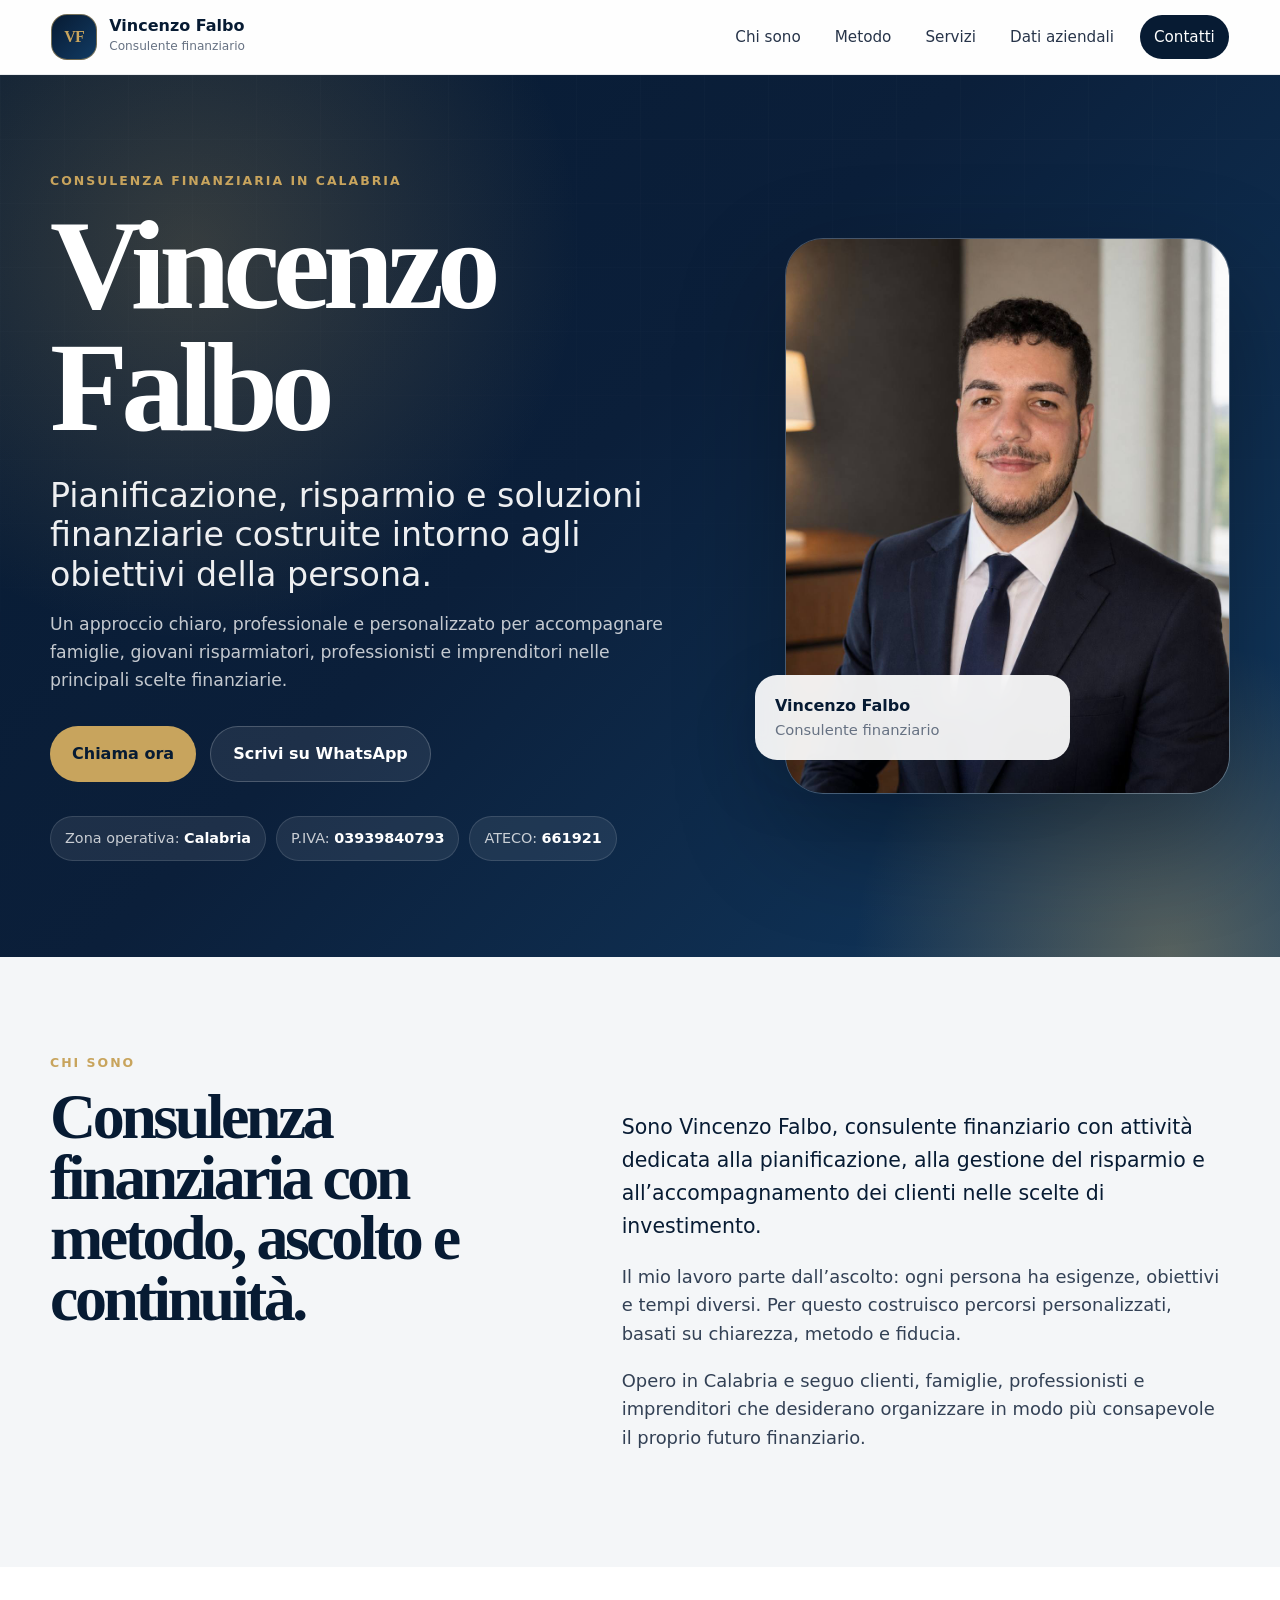
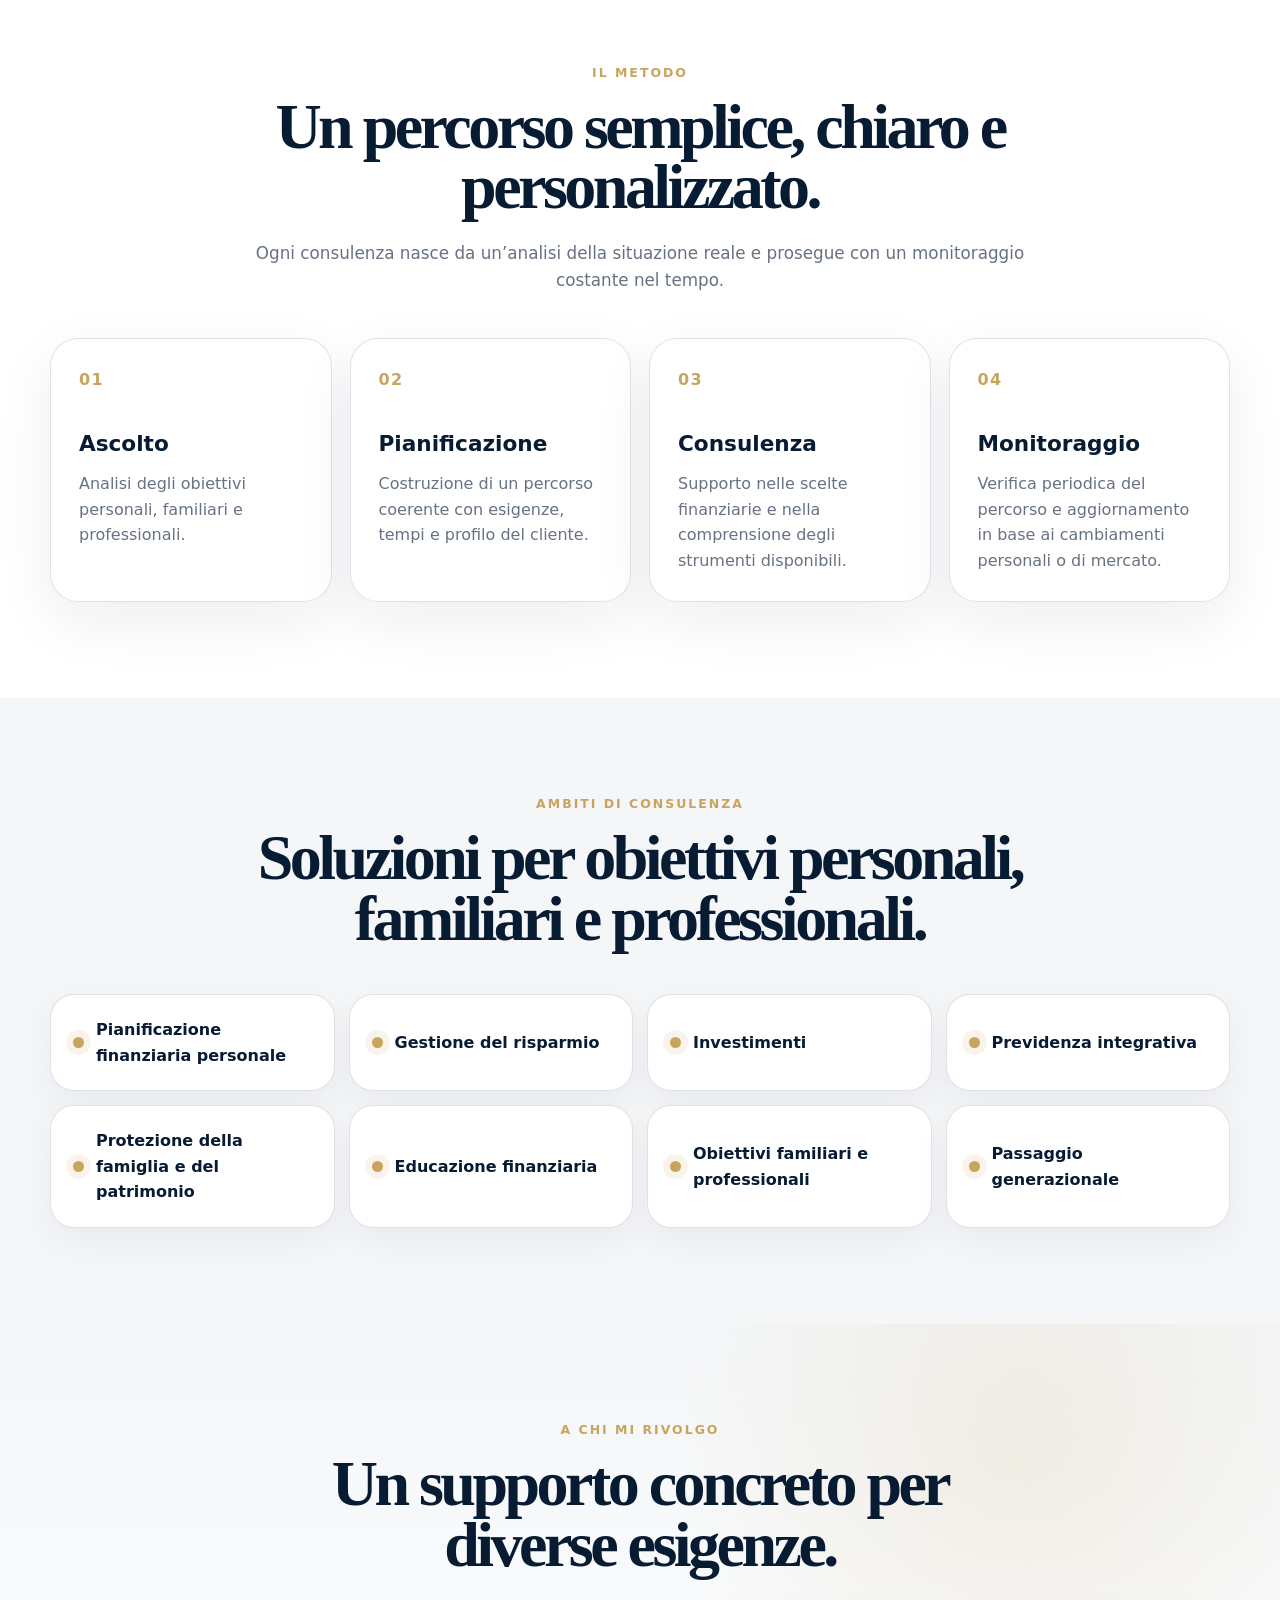
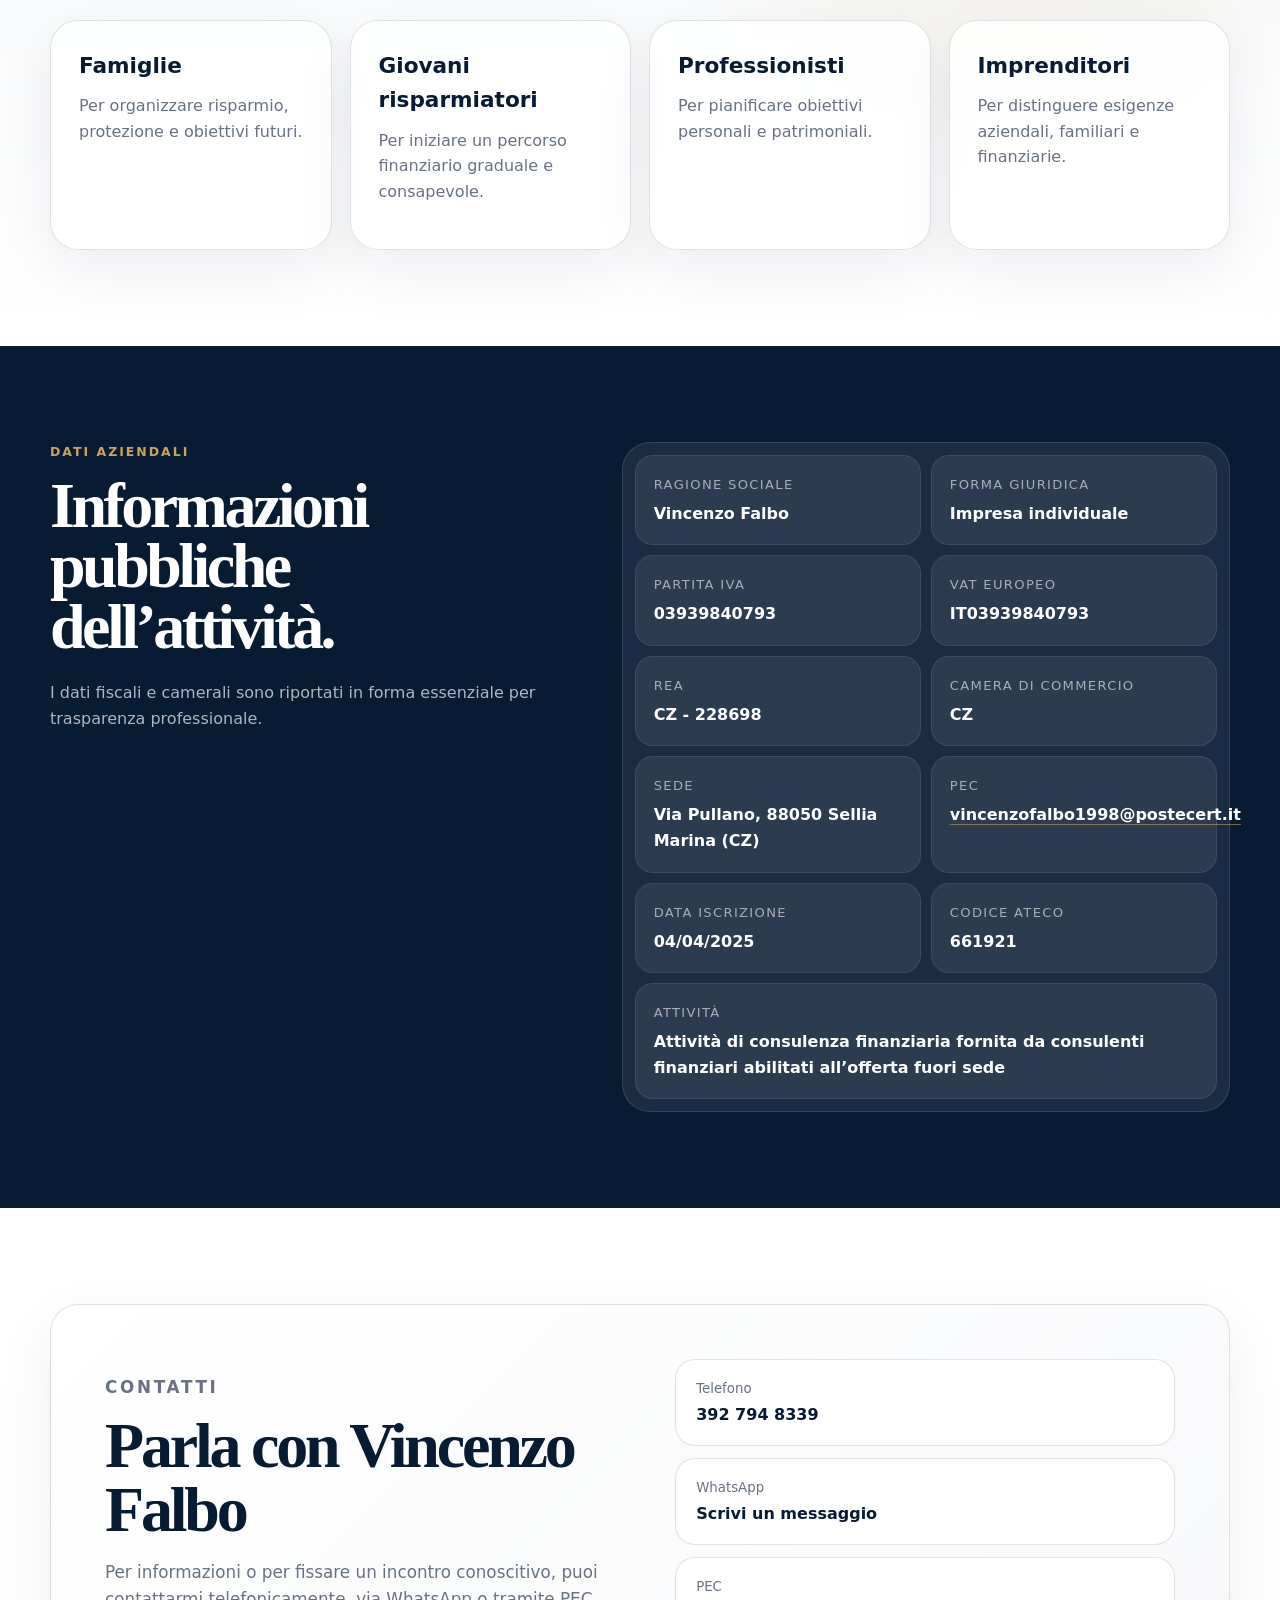
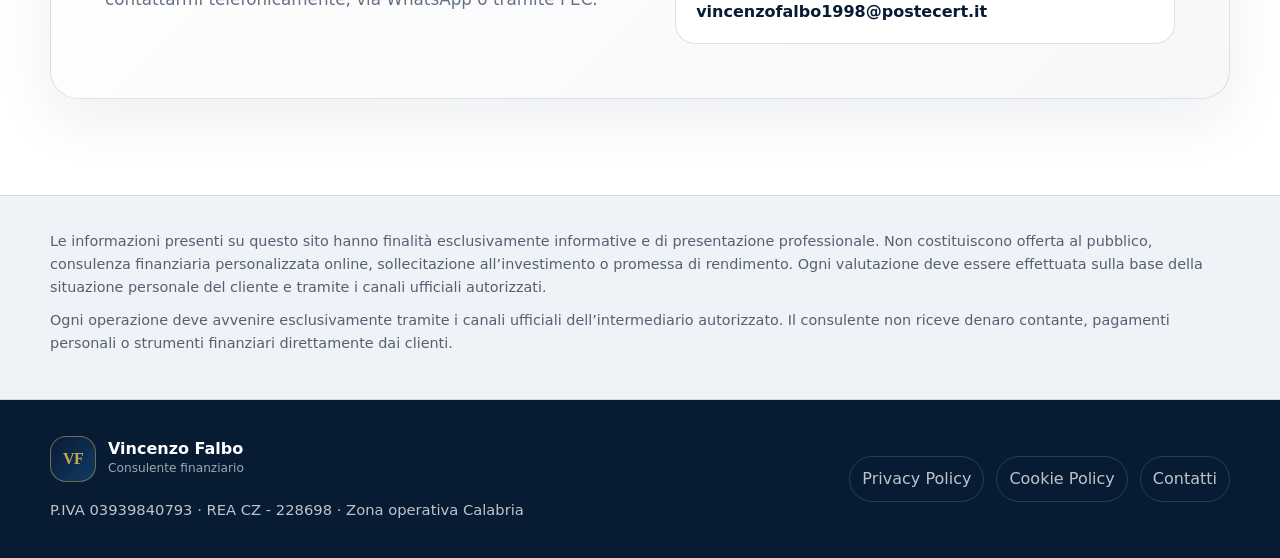
<file: index.html>
<!doctype html>
<html lang="it">
<head>
  <meta charset="utf-8">
  <meta name="viewport" content="width=device-width, initial-scale=1">
  <title>Vincenzo Falbo | Consulente finanziario in Calabria</title>
  <meta name="description" content="Vincenzo Falbo, consulente finanziario in Calabria. Pianificazione finanziaria, risparmio, investimenti, previdenza e supporto personalizzato.">
  <meta name="theme-color" content="#071B33">
  <meta property="og:title" content="Vincenzo Falbo | Consulente finanziario">
  <meta property="og:description" content="Consulenza finanziaria, pianificazione e soluzioni di investimento costruite intorno agli obiettivi della persona.">
  <meta property="og:type" content="website">
  <meta property="og:image" content="assets/img/vincenzo-falbo-portrait.png">
  <link rel="icon" href="assets/img/favicon.png">
  <link rel="apple-touch-icon" href="assets/img/favicon.png">
  <link rel="stylesheet" href="assets/css/style.css">
  <script type="application/ld+json">
  {
    "@context": "https://schema.org",
    "@type": "ProfessionalService",
    "name": "Vincenzo Falbo",
    "description": "Consulente finanziario in Calabria",
    "telephone": "+393927948339",
    "email": "vincenzofalbo1998@postecert.it",
    "areaServed": "Calabria",
    "address": {
      "@type": "PostalAddress",
      "streetAddress": "Via Pullano",
      "addressLocality": "Sellia Marina",
      "postalCode": "88050",
      "addressRegion": "CZ",
      "addressCountry": "IT"
    }
  }
  </script>
</head>
<body>
  <header class="site-header" id="top">
    <a class="brand" href="#top" aria-label="Torna alla home">
      <span class="brand-mark">VF</span>
      <span>
        <strong>Vincenzo Falbo</strong>
        <small>Consulente finanziario</small>
      </span>
    </a>

    <button class="menu-toggle" aria-label="Apri menu" aria-expanded="false">
      <span></span><span></span><span></span>
    </button>

    <nav class="site-nav" aria-label="Menu principale">
      <a href="#chi-sono">Chi sono</a>
      <a href="#metodo">Metodo</a>
      <a href="#servizi">Servizi</a>
      <a href="#dati">Dati aziendali</a>
      <a href="#contatti" class="nav-cta">Contatti</a>
    </nav>
  </header>

  <main>
    <section class="hero section">
      <div class="hero-bg"></div>
      <div class="container hero-grid">
        <div class="hero-copy reveal">
          <p class="eyebrow">Consulenza finanziaria in Calabria</p>
          <h1>Vincenzo Falbo</h1>
          <p class="lead">
            Pianificazione, risparmio e soluzioni finanziarie costruite intorno agli obiettivi della persona.
          </p>
          <p class="hero-text">
            Un approccio chiaro, professionale e personalizzato per accompagnare famiglie, giovani risparmiatori,
            professionisti e imprenditori nelle principali scelte finanziarie.
          </p>
          <div class="hero-actions">
            <a class="btn btn-primary" href="tel:+393927948339">Chiama ora</a>
            <a class="btn btn-secondary" href="https://wa.me/393927948339" target="_blank" rel="noopener">Scrivi su WhatsApp</a>
          </div>
          <div class="trust-strip" aria-label="Informazioni principali">
            <span>Zona operativa: <strong>Calabria</strong></span>
            <span>P.IVA: <strong>03939840793</strong></span>
            <span>ATECO: <strong>661921</strong></span>
          </div>
        </div>

        <div class="hero-card reveal delay-1">
          <div class="portrait-wrap">
            <img src="assets/img/vincenzo-falbo-portrait.png" alt="Ritratto professionale di Vincenzo Falbo">
          </div>
          <div class="profile-badge">
            <strong>Vincenzo Falbo</strong>
            <span>Consulente finanziario</span>
          </div>
        </div>
      </div>
    </section>

    <section class="section intro" id="chi-sono">
      <div class="container split">
        <div class="section-title reveal">
          <p class="eyebrow">Chi sono</p>
          <h2>Consulenza finanziaria con metodo, ascolto e continuità.</h2>
        </div>
        <div class="content reveal delay-1">
          <p>
            Sono Vincenzo Falbo, consulente finanziario con attività dedicata alla pianificazione,
            alla gestione del risparmio e all’accompagnamento dei clienti nelle scelte di investimento.
          </p>
          <p>
            Il mio lavoro parte dall’ascolto: ogni persona ha esigenze, obiettivi e tempi diversi.
            Per questo costruisco percorsi personalizzati, basati su chiarezza, metodo e fiducia.
          </p>
          <p>
            Opero in Calabria e seguo clienti, famiglie, professionisti e imprenditori che desiderano
            organizzare in modo più consapevole il proprio futuro finanziario.
          </p>
        </div>
      </div>
    </section>

    <section class="section method" id="metodo">
      <div class="container">
        <div class="section-heading reveal">
          <p class="eyebrow">Il metodo</p>
          <h2>Un percorso semplice, chiaro e personalizzato.</h2>
          <p>
            Ogni consulenza nasce da un’analisi della situazione reale e prosegue con un monitoraggio costante nel tempo.
          </p>
        </div>

        <div class="cards four">
          <article class="card reveal">
            <span class="card-number">01</span>
            <h3>Ascolto</h3>
            <p>Analisi degli obiettivi personali, familiari e professionali.</p>
          </article>
          <article class="card reveal delay-1">
            <span class="card-number">02</span>
            <h3>Pianificazione</h3>
            <p>Costruzione di un percorso coerente con esigenze, tempi e profilo del cliente.</p>
          </article>
          <article class="card reveal delay-2">
            <span class="card-number">03</span>
            <h3>Consulenza</h3>
            <p>Supporto nelle scelte finanziarie e nella comprensione degli strumenti disponibili.</p>
          </article>
          <article class="card reveal delay-3">
            <span class="card-number">04</span>
            <h3>Monitoraggio</h3>
            <p>Verifica periodica del percorso e aggiornamento in base ai cambiamenti personali o di mercato.</p>
          </article>
        </div>
      </div>
    </section>

    <section class="section services" id="servizi">
      <div class="container">
        <div class="section-heading reveal">
          <p class="eyebrow">Ambiti di consulenza</p>
          <h2>Soluzioni per obiettivi personali, familiari e professionali.</h2>
        </div>

        <div class="service-grid">
          <div class="service-item reveal"><span></span>Pianificazione finanziaria personale</div>
          <div class="service-item reveal"><span></span>Gestione del risparmio</div>
          <div class="service-item reveal"><span></span>Investimenti</div>
          <div class="service-item reveal"><span></span>Previdenza integrativa</div>
          <div class="service-item reveal"><span></span>Protezione della famiglia e del patrimonio</div>
          <div class="service-item reveal"><span></span>Educazione finanziaria</div>
          <div class="service-item reveal"><span></span>Obiettivi familiari e professionali</div>
          <div class="service-item reveal"><span></span>Passaggio generazionale</div>
        </div>
      </div>
    </section>

    <section class="section targets">
      <div class="container">
        <div class="section-heading reveal">
          <p class="eyebrow">A chi mi rivolgo</p>
          <h2>Un supporto concreto per diverse esigenze.</h2>
        </div>

        <div class="cards">
          <article class="card reveal">
            <h3>Famiglie</h3>
            <p>Per organizzare risparmio, protezione e obiettivi futuri.</p>
          </article>
          <article class="card reveal delay-1">
            <h3>Giovani risparmiatori</h3>
            <p>Per iniziare un percorso finanziario graduale e consapevole.</p>
          </article>
          <article class="card reveal delay-2">
            <h3>Professionisti</h3>
            <p>Per pianificare obiettivi personali e patrimoniali.</p>
          </article>
          <article class="card reveal delay-3">
            <h3>Imprenditori</h3>
            <p>Per distinguere esigenze aziendali, familiari e finanziarie.</p>
          </article>
        </div>
      </div>
    </section>

    <section class="section data-section" id="dati">
      <div class="container split">
        <div class="section-title reveal">
          <p class="eyebrow">Dati aziendali</p>
          <h2>Informazioni pubbliche dell’attività.</h2>
          <p class="muted">
            I dati fiscali e camerali sono riportati in forma essenziale per trasparenza professionale.
          </p>
        </div>

        <div class="data-card reveal delay-1">
          <dl>
            <div><dt>Ragione sociale</dt><dd>Vincenzo Falbo</dd></div>
            <div><dt>Forma giuridica</dt><dd>Impresa individuale</dd></div>
            <div><dt>Partita IVA</dt><dd>03939840793</dd></div>
            <div><dt>VAT Europeo</dt><dd>IT03939840793</dd></div>
            <div><dt>REA</dt><dd>CZ - 228698</dd></div>
            <div><dt>Camera di Commercio</dt><dd>CZ</dd></div>
            <div><dt>Sede</dt><dd>Via Pullano, 88050 Sellia Marina (CZ)</dd></div>
            <div><dt>PEC</dt><dd><a href="mailto:vincenzofalbo1998@postecert.it">vincenzofalbo1998@postecert.it</a></dd></div>
            <div><dt>Data iscrizione</dt><dd>04/04/2025</dd></div>
            <div><dt>Codice ATECO</dt><dd>661921</dd></div>
            <div class="wide"><dt>Attività</dt><dd>Attività di consulenza finanziaria fornita da consulenti finanziari abilitati all’offerta fuori sede</dd></div>
          </dl>
        </div>
      </div>
    </section>

    <section class="section contact" id="contatti">
      <div class="container contact-card reveal">
        <div>
          <p class="eyebrow">Contatti</p>
          <h2>Parla con Vincenzo Falbo</h2>
          <p>
            Per informazioni o per fissare un incontro conoscitivo, puoi contattarmi telefonicamente,
            via WhatsApp o tramite PEC.
          </p>
        </div>

        <div class="contact-actions">
          <a class="contact-link" href="tel:+393927948339">
            <small>Telefono</small>
            <strong>392 794 8339</strong>
          </a>
          <a class="contact-link" href="https://wa.me/393927948339" target="_blank" rel="noopener">
            <small>WhatsApp</small>
            <strong>Scrivi un messaggio</strong>
          </a>
          <a class="contact-link" href="mailto:vincenzofalbo1998@postecert.it">
            <small>PEC</small>
            <strong>vincenzofalbo1998@postecert.it</strong>
          </a>
        </div>
      </div>
    </section>

    <section class="legal-note">
      <div class="container">
        <p>
          Le informazioni presenti su questo sito hanno finalità esclusivamente informative e di presentazione professionale.
          Non costituiscono offerta al pubblico, consulenza finanziaria personalizzata online, sollecitazione all’investimento
          o promessa di rendimento. Ogni valutazione deve essere effettuata sulla base della situazione personale del cliente
          e tramite i canali ufficiali autorizzati.
        </p>
        <p>
          Ogni operazione deve avvenire esclusivamente tramite i canali ufficiali dell’intermediario autorizzato.
          Il consulente non riceve denaro contante, pagamenti personali o strumenti finanziari direttamente dai clienti.
        </p>
      </div>
    </section>
  </main>

  <footer class="site-footer">
    <div class="container footer-grid">
      <div>
        <a class="brand footer-brand" href="#top">
          <span class="brand-mark">VF</span>
          <span>
            <strong>Vincenzo Falbo</strong>
            <small>Consulente finanziario</small>
          </span>
        </a>
        <p>P.IVA 03939840793 · REA CZ - 228698 · Zona operativa Calabria</p>
      </div>
      <div class="footer-links">
        <a href="privacy.html">Privacy Policy</a>
        <a href="cookie.html">Cookie Policy</a>
        <a href="#contatti">Contatti</a>
      </div>
    </div>
  </footer>

  <script src="assets/js/script.js"></script>
</body>
</html>
</file>
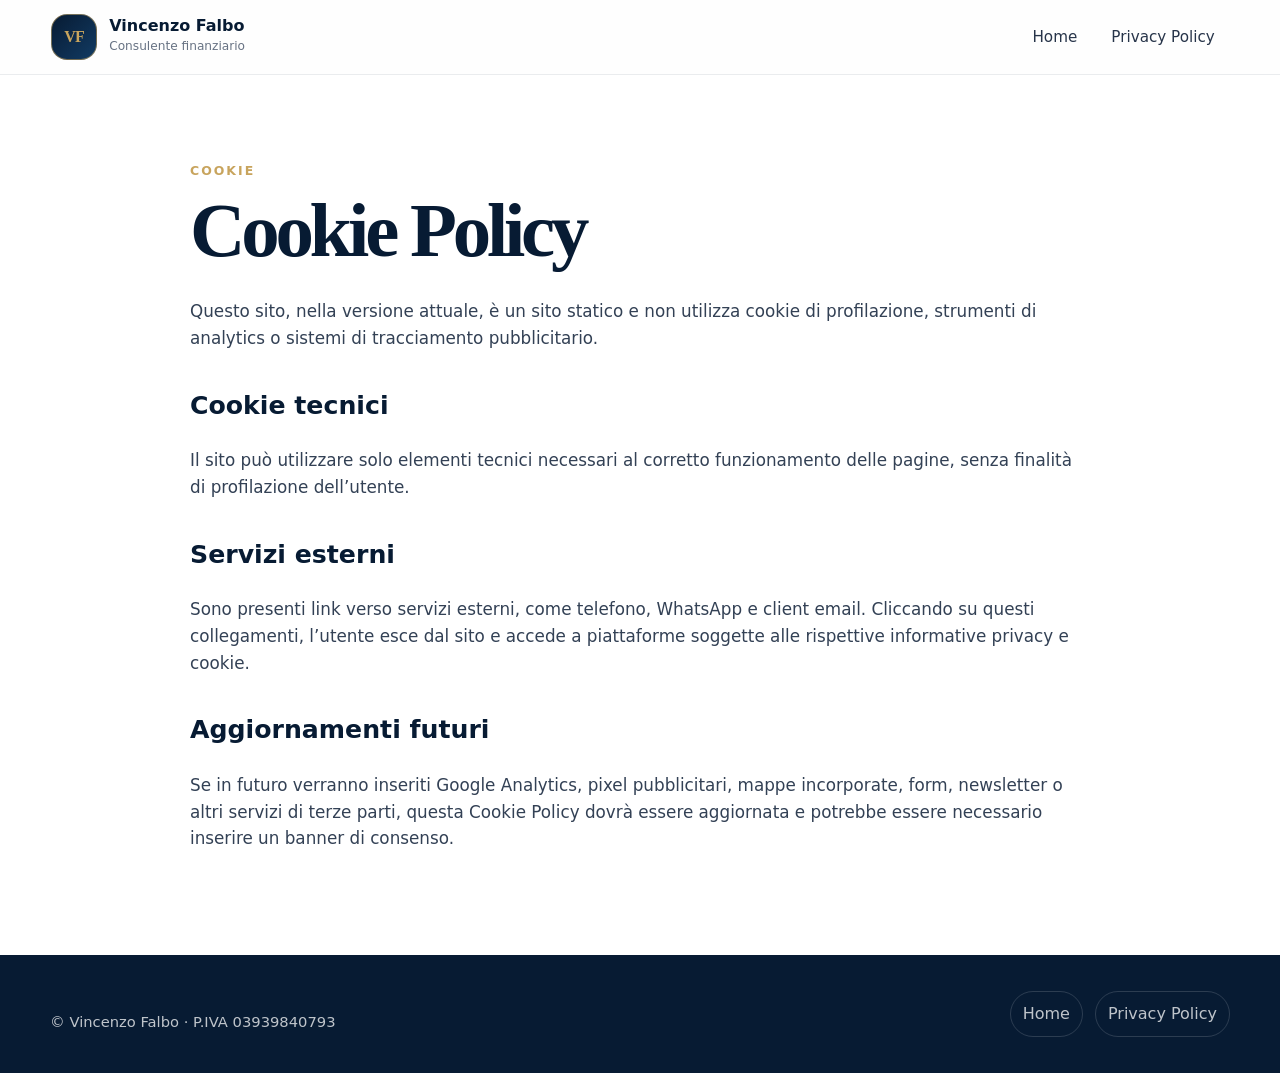
<file: cookie.html>
<!doctype html>
<html lang="it">
<head>
  <meta charset="utf-8">
  <meta name="viewport" content="width=device-width, initial-scale=1">
  <title>Cookie Policy | Vincenzo Falbo</title>
  <meta name="description" content="Cookie Policy del sito di Vincenzo Falbo.">
  <link rel="icon" href="assets/img/favicon.png">
  <link rel="stylesheet" href="assets/css/style.css">
</head>
<body>
  <header class="site-header">
    <a class="brand" href="index.html">
      <span class="brand-mark">VF</span>
      <span>
        <strong>Vincenzo Falbo</strong>
        <small>Consulente finanziario</small>
      </span>
    </a>
    <nav class="site-nav always-visible">
      <a href="index.html">Home</a>
      <a href="privacy.html">Privacy Policy</a>
    </nav>
  </header>

  <main class="policy-page">
    <div class="container policy-content">
      <p class="eyebrow">Cookie</p>
      <h1>Cookie Policy</h1>
      <p>
        Questo sito, nella versione attuale, è un sito statico e non utilizza cookie di profilazione, strumenti di analytics
        o sistemi di tracciamento pubblicitario.
      </p>

      <h2>Cookie tecnici</h2>
      <p>
        Il sito può utilizzare solo elementi tecnici necessari al corretto funzionamento delle pagine, senza finalità di
        profilazione dell’utente.
      </p>

      <h2>Servizi esterni</h2>
      <p>
        Sono presenti link verso servizi esterni, come telefono, WhatsApp e client email. Cliccando su questi collegamenti,
        l’utente esce dal sito e accede a piattaforme soggette alle rispettive informative privacy e cookie.
      </p>

      <h2>Aggiornamenti futuri</h2>
      <p>
        Se in futuro verranno inseriti Google Analytics, pixel pubblicitari, mappe incorporate, form, newsletter o altri
        servizi di terze parti, questa Cookie Policy dovrà essere aggiornata e potrebbe essere necessario inserire un banner
        di consenso.
      </p>
    </div>
  </main>

  <footer class="site-footer">
    <div class="container footer-grid">
      <p>© Vincenzo Falbo · P.IVA 03939840793</p>
      <div class="footer-links">
        <a href="index.html">Home</a>
        <a href="privacy.html">Privacy Policy</a>
      </div>
    </div>
  </footer>
</body>
</html>
</file>
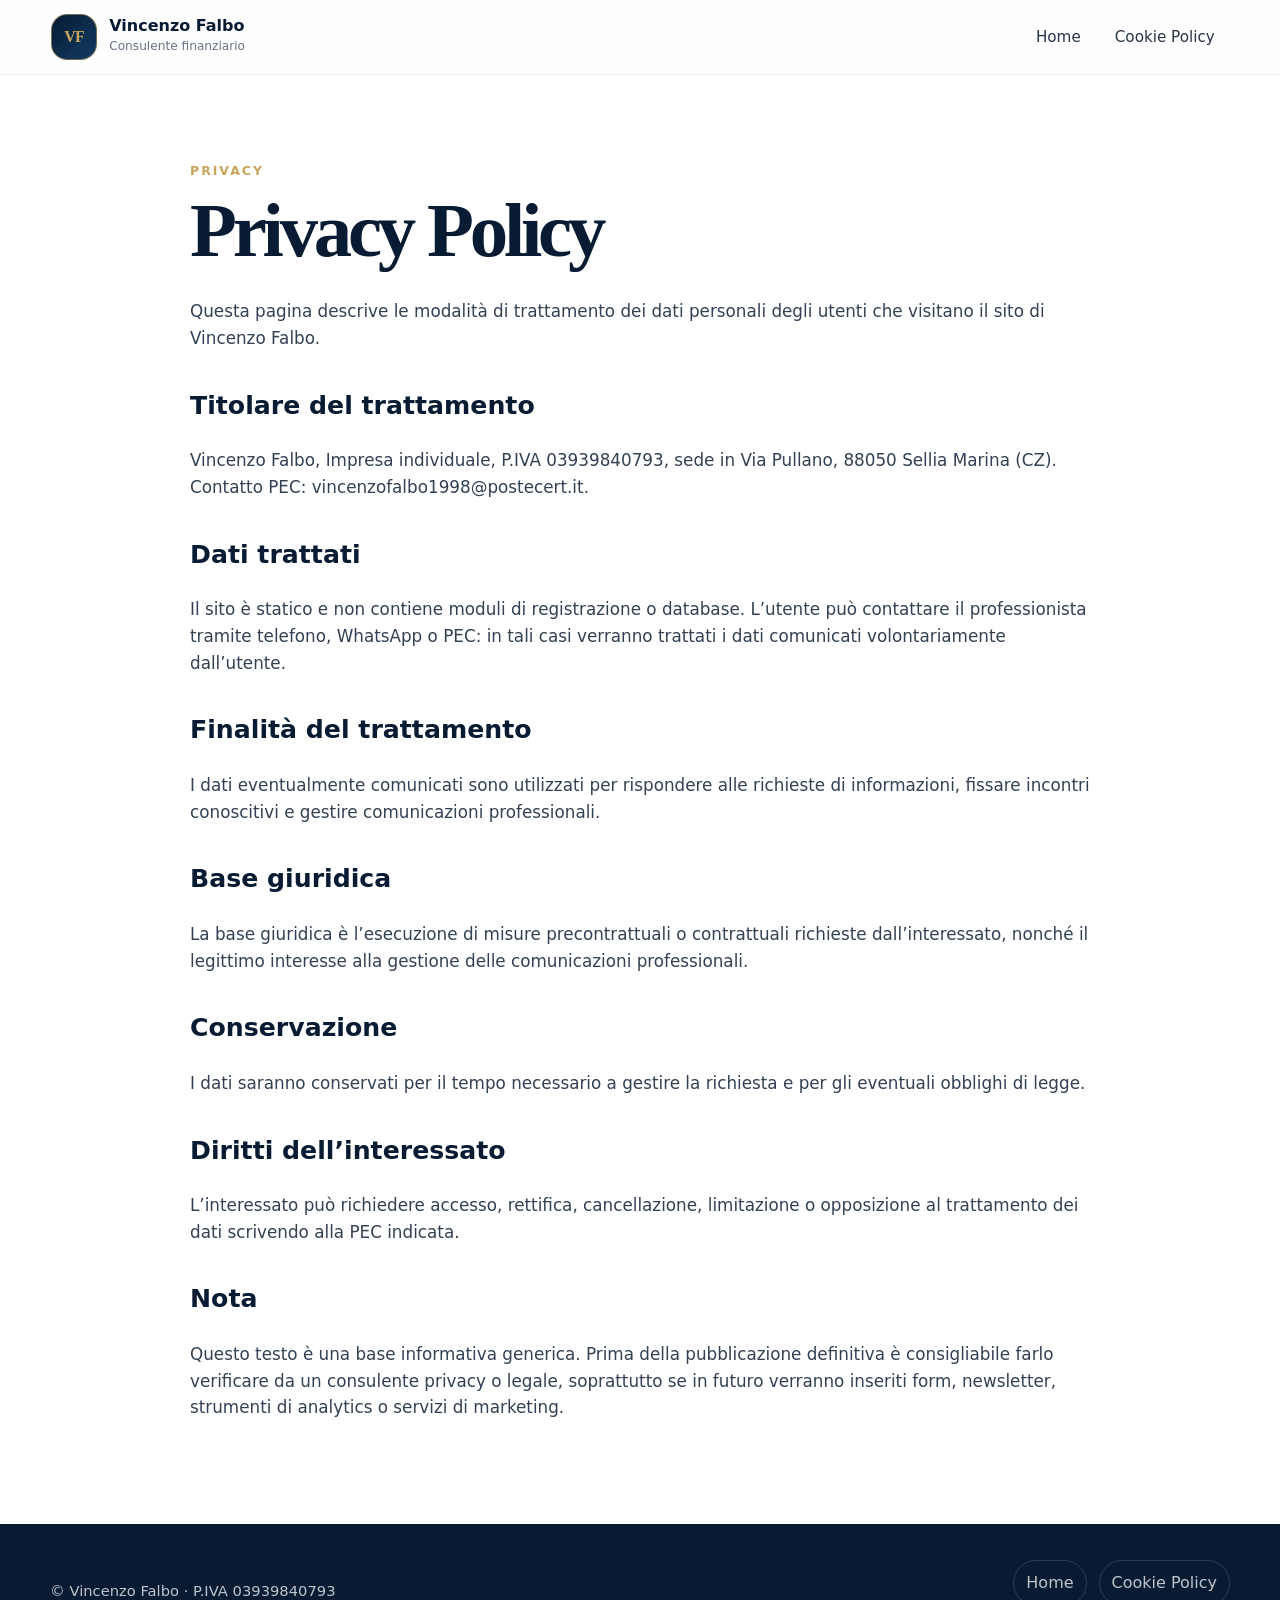
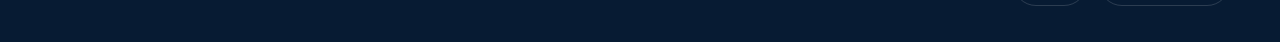
<file: privacy.html>
<!doctype html>
<html lang="it">
<head>
  <meta charset="utf-8">
  <meta name="viewport" content="width=device-width, initial-scale=1">
  <title>Privacy Policy | Vincenzo Falbo</title>
  <meta name="description" content="Privacy Policy del sito di Vincenzo Falbo.">
  <link rel="icon" href="assets/img/favicon.png">
  <link rel="stylesheet" href="assets/css/style.css">
</head>
<body>
  <header class="site-header">
    <a class="brand" href="index.html">
      <span class="brand-mark">VF</span>
      <span>
        <strong>Vincenzo Falbo</strong>
        <small>Consulente finanziario</small>
      </span>
    </a>
    <nav class="site-nav always-visible">
      <a href="index.html">Home</a>
      <a href="cookie.html">Cookie Policy</a>
    </nav>
  </header>

  <main class="policy-page">
    <div class="container policy-content">
      <p class="eyebrow">Privacy</p>
      <h1>Privacy Policy</h1>
      <p>
        Questa pagina descrive le modalità di trattamento dei dati personali degli utenti che visitano il sito
        di Vincenzo Falbo.
      </p>

      <h2>Titolare del trattamento</h2>
      <p>
        Vincenzo Falbo, Impresa individuale, P.IVA 03939840793, sede in Via Pullano, 88050 Sellia Marina (CZ).
        Contatto PEC: <a href="mailto:vincenzofalbo1998@postecert.it">vincenzofalbo1998@postecert.it</a>.
      </p>

      <h2>Dati trattati</h2>
      <p>
        Il sito è statico e non contiene moduli di registrazione o database. L’utente può contattare il professionista
        tramite telefono, WhatsApp o PEC: in tali casi verranno trattati i dati comunicati volontariamente dall’utente.
      </p>

      <h2>Finalità del trattamento</h2>
      <p>
        I dati eventualmente comunicati sono utilizzati per rispondere alle richieste di informazioni, fissare incontri
        conoscitivi e gestire comunicazioni professionali.
      </p>

      <h2>Base giuridica</h2>
      <p>
        La base giuridica è l’esecuzione di misure precontrattuali o contrattuali richieste dall’interessato,
        nonché il legittimo interesse alla gestione delle comunicazioni professionali.
      </p>

      <h2>Conservazione</h2>
      <p>
        I dati saranno conservati per il tempo necessario a gestire la richiesta e per gli eventuali obblighi di legge.
      </p>

      <h2>Diritti dell’interessato</h2>
      <p>
        L’interessato può richiedere accesso, rettifica, cancellazione, limitazione o opposizione al trattamento dei dati
        scrivendo alla PEC indicata.
      </p>

      <h2>Nota</h2>
      <p>
        Questo testo è una base informativa generica. Prima della pubblicazione definitiva è consigliabile farlo verificare
        da un consulente privacy o legale, soprattutto se in futuro verranno inseriti form, newsletter, strumenti di analytics
        o servizi di marketing.
      </p>
    </div>
  </main>

  <footer class="site-footer">
    <div class="container footer-grid">
      <p>© Vincenzo Falbo · P.IVA 03939840793</p>
      <div class="footer-links">
        <a href="index.html">Home</a>
        <a href="cookie.html">Cookie Policy</a>
      </div>
    </div>
  </footer>
</body>
</html>
</file>
<file: assets/css/style.css>
/* 
  Vincenzo Falbo - sito personale professionale
  Sito statico pronto per GitHub Pages.
*/

:root {
  --blue-950: #071B33;
  --blue-900: #0B1F3A;
  --blue-700: #123B63;
  --green-700: #1F5C4D;
  --gold: #C8A45D;
  --gold-soft: #E8D7AF;
  --text: #1B2430;
  --muted: #677283;
  --line: rgba(7, 27, 51, .12);
  --bg: #F4F6F8;
  --white: #FFFFFF;
  --shadow: 0 20px 70px rgba(7, 27, 51, .12);
  --radius: 28px;
  --max: 1180px;
}

* { box-sizing: border-box; }

html {
  scroll-behavior: smooth;
}

body {
  margin: 0;
  font-family: Inter, ui-sans-serif, system-ui, -apple-system, BlinkMacSystemFont, "Segoe UI", sans-serif;
  color: var(--text);
  background: var(--bg);
  line-height: 1.6;
}

body.no-scroll { overflow: hidden; }

a {
  color: inherit;
  text-decoration: none;
}

img {
  display: block;
  max-width: 100%;
}

.container {
  width: min(var(--max), calc(100% - 40px));
  margin: 0 auto;
}

.section {
  padding: 96px 0;
}

.site-header {
  position: sticky;
  top: 0;
  z-index: 30;
  display: flex;
  align-items: center;
  justify-content: space-between;
  gap: 24px;
  padding: 14px clamp(20px, 4vw, 54px);
  background: rgba(255,255,255,.86);
  backdrop-filter: blur(20px);
  border-bottom: 1px solid rgba(7, 27, 51, .08);
}

.brand {
  display: inline-flex;
  align-items: center;
  gap: 12px;
}

.brand-mark {
  width: 46px;
  height: 46px;
  border-radius: 16px;
  background: linear-gradient(135deg, var(--blue-950), var(--blue-700));
  color: var(--gold);
  display: grid;
  place-items: center;
  font-family: Georgia, serif;
  font-weight: 800;
  letter-spacing: -.04em;
  border: 1px solid rgba(200, 164, 93, .55);
}

.brand strong {
  display: block;
  font-size: 1rem;
  line-height: 1.1;
  color: var(--blue-950);
}

.brand small {
  display: block;
  font-size: .76rem;
  color: var(--muted);
  margin-top: 2px;
}

.site-nav {
  display: flex;
  align-items: center;
  gap: 6px;
}

.site-nav a {
  padding: 10px 14px;
  border-radius: 999px;
  color: #273449;
  font-size: .95rem;
  transition: .2s ease;
}

.site-nav a:hover {
  background: rgba(7, 27, 51, .06);
}

.site-nav .nav-cta {
  background: var(--blue-950);
  color: white;
  margin-left: 6px;
}

.site-nav .nav-cta:hover {
  background: var(--blue-700);
}

.menu-toggle {
  display: none;
  width: 48px;
  height: 48px;
  border: 0;
  background: transparent;
  cursor: pointer;
  border-radius: 14px;
}

.menu-toggle span {
  display: block;
  width: 24px;
  height: 2px;
  margin: 5px auto;
  background: var(--blue-950);
  transition: .25s ease;
}

.hero {
  position: relative;
  min-height: calc(100vh - 76px);
  display: flex;
  align-items: center;
  overflow: hidden;
  color: white;
  background: radial-gradient(circle at 15% 20%, rgba(200,164,93,.24), transparent 30%),
              linear-gradient(135deg, #071B33 0%, #0B1F3A 45%, #123B63 100%);
}

.hero-bg {
  position: absolute;
  inset: 0;
  opacity: .18;
  background-image:
    linear-gradient(rgba(255,255,255,.08) 1px, transparent 1px),
    linear-gradient(90deg, rgba(255,255,255,.08) 1px, transparent 1px);
  background-size: 64px 64px;
  mask-image: linear-gradient(to bottom, black, transparent 90%);
}

.hero::after {
  content: "";
  position: absolute;
  width: 720px;
  height: 720px;
  right: -250px;
  bottom: -360px;
  background: radial-gradient(circle, rgba(200, 164, 93, .38), transparent 62%);
}

.hero-grid {
  position: relative;
  z-index: 1;
  display: grid;
  grid-template-columns: 1.04fr .78fr;
  gap: 64px;
  align-items: center;
}

.eyebrow {
  margin: 0 0 14px;
  color: var(--gold);
  text-transform: uppercase;
  letter-spacing: .16em;
  font-size: .78rem;
  font-weight: 800;
}

.hero h1,
.section h2,
.policy-page h1 {
  margin: 0;
  font-family: Georgia, "Times New Roman", serif;
  letter-spacing: -.055em;
  line-height: .95;
}

.hero h1 {
  font-size: clamp(4rem, 10vw, 8.2rem);
}

.lead {
  margin: 28px 0 0;
  font-size: clamp(1.45rem, 2.6vw, 2.4rem);
  line-height: 1.18;
  color: rgba(255,255,255,.93);
  max-width: 780px;
}

.hero-text {
  color: rgba(255,255,255,.76);
  max-width: 650px;
  font-size: 1.08rem;
}

.hero-actions {
  display: flex;
  flex-wrap: wrap;
  gap: 14px;
  margin-top: 32px;
}

.btn {
  display: inline-flex;
  align-items: center;
  justify-content: center;
  min-height: 52px;
  padding: 14px 22px;
  border-radius: 999px;
  font-weight: 800;
  transition: transform .2s ease, background .2s ease, border-color .2s ease;
}

.btn:hover {
  transform: translateY(-2px);
}

.btn-primary {
  background: var(--gold);
  color: var(--blue-950);
}

.btn-secondary {
  background: rgba(255,255,255,.08);
  color: white;
  border: 1px solid rgba(255,255,255,.20);
}

.trust-strip {
  margin-top: 34px;
  display: flex;
  flex-wrap: wrap;
  gap: 10px;
}

.trust-strip span {
  padding: 10px 14px;
  border-radius: 999px;
  background: rgba(255,255,255,.08);
  border: 1px solid rgba(255,255,255,.12);
  color: rgba(255,255,255,.76);
  font-size: .9rem;
}

.trust-strip strong {
  color: white;
}

.hero-card {
  position: relative;
  max-width: 445px;
  justify-self: end;
}

.portrait-wrap {
  border-radius: 38px;
  overflow: hidden;
  box-shadow: 0 40px 110px rgba(0, 0, 0, .32);
  border: 1px solid rgba(255,255,255,.18);
  background: rgba(255,255,255,.08);
}

.portrait-wrap img {
  width: 100%;
  aspect-ratio: 4 / 5;
  object-fit: cover;
  object-position: center top;
}

.profile-badge {
  position: absolute;
  left: -30px;
  bottom: 34px;
  width: min(315px, 82%);
  padding: 18px 20px;
  border-radius: 22px;
  background: rgba(255,255,255,.92);
  color: var(--blue-950);
  box-shadow: var(--shadow);
  backdrop-filter: blur(12px);
}

.profile-badge strong,
.profile-badge span {
  display: block;
}

.profile-badge span {
  color: var(--muted);
  font-size: .92rem;
}

.split {
  display: grid;
  grid-template-columns: .9fr 1.1fr;
  gap: 74px;
  align-items: start;
}

.section-title h2,
.section-heading h2 {
  font-size: clamp(2.3rem, 5vw, 4.6rem);
  color: var(--blue-950);
  margin-bottom: 22px;
}

.content {
  padding-top: 38px;
  font-size: 1.12rem;
  color: #334155;
}

.content p:first-child {
  font-size: 1.28rem;
  color: var(--blue-950);
}

.section-heading {
  max-width: 780px;
  margin: 0 auto 44px;
  text-align: center;
}

.section-heading p:not(.eyebrow) {
  color: var(--muted);
  font-size: 1.05rem;
}

.cards {
  display: grid;
  grid-template-columns: repeat(4, 1fr);
  gap: 18px;
}

.card,
.data-card,
.contact-card {
  background: rgba(255,255,255,.86);
  border: 1px solid var(--line);
  border-radius: var(--radius);
  box-shadow: 0 20px 60px rgba(7, 27, 51, .07);
}

.card {
  padding: 28px;
  min-height: 230px;
}

.card-number {
  display: inline-flex;
  color: var(--gold);
  font-weight: 900;
  margin-bottom: 34px;
  letter-spacing: .08em;
}

.card h3 {
  color: var(--blue-950);
  font-size: 1.35rem;
  margin: 0 0 10px;
}

.card p {
  color: var(--muted);
  margin: 0;
}

.method {
  background: white;
}

.service-grid {
  display: grid;
  grid-template-columns: repeat(4, 1fr);
  gap: 14px;
}

.service-item {
  display: flex;
  align-items: center;
  gap: 12px;
  min-height: 96px;
  padding: 22px;
  border-radius: 24px;
  background: white;
  border: 1px solid var(--line);
  font-weight: 750;
  color: var(--blue-950);
  box-shadow: 0 12px 35px rgba(7, 27, 51, .05);
}

.service-item span {
  width: 11px;
  height: 11px;
  flex: 0 0 11px;
  border-radius: 999px;
  background: var(--gold);
  box-shadow: 0 0 0 7px rgba(200, 164, 93, .12);
}

.targets {
  background:
    radial-gradient(circle at 80% 20%, rgba(200,164,93,.14), transparent 30%),
    linear-gradient(180deg, #F4F6F8 0%, #FFFFFF 100%);
}

.data-section {
  background: var(--blue-950);
  color: white;
}

.data-section .section-title h2 {
  color: white;
}

.muted {
  color: rgba(255,255,255,.68);
}

.data-card {
  padding: 12px;
  background: rgba(255,255,255,.08);
  border-color: rgba(255,255,255,.12);
  box-shadow: none;
}

.data-card dl {
  margin: 0;
  display: grid;
  grid-template-columns: repeat(2, minmax(0, 1fr));
  gap: 10px;
}

.data-card div {
  padding: 18px;
  border-radius: 18px;
  background: rgba(255,255,255,.08);
  border: 1px solid rgba(255,255,255,.08);
}

.data-card div.wide {
  grid-column: 1 / -1;
}

.data-card dt {
  color: rgba(255,255,255,.58);
  font-size: .82rem;
  text-transform: uppercase;
  letter-spacing: .1em;
  margin-bottom: 6px;
}

.data-card dd {
  margin: 0;
  font-weight: 700;
}

.data-card a {
  color: white;
  text-decoration: underline;
  text-decoration-color: rgba(200, 164, 93, .55);
  text-underline-offset: 4px;
}

.contact {
  background: white;
}

.contact-card {
  padding: clamp(28px, 5vw, 54px);
  display: grid;
  grid-template-columns: 1fr .95fr;
  gap: 44px;
  align-items: center;
  background: linear-gradient(135deg, #FFFFFF 0%, #F7F8FA 100%);
}

.contact-card h2 {
  font-size: clamp(2.2rem, 5vw, 4rem);
  color: var(--blue-950);
  margin: 0 0 16px;
  font-family: Georgia, "Times New Roman", serif;
  letter-spacing: -.05em;
  line-height: 1;
}

.contact-card p {
  color: var(--muted);
  font-size: 1.05rem;
}

.contact-actions {
  display: grid;
  gap: 12px;
}

.contact-link {
  padding: 18px 20px;
  border-radius: 20px;
  border: 1px solid var(--line);
  background: white;
  transition: .2s ease;
}

.contact-link:hover {
  transform: translateY(-2px);
  border-color: rgba(200,164,93,.7);
}

.contact-link small,
.contact-link strong {
  display: block;
}

.contact-link small {
  color: var(--muted);
  margin-bottom: 2px;
}

.contact-link strong {
  color: var(--blue-950);
  word-break: break-word;
}

.legal-note {
  padding: 34px 0;
  background: #EFF2F6;
  border-top: 1px solid var(--line);
  border-bottom: 1px solid var(--line);
  color: #536173;
  font-size: .9rem;
}

.legal-note p {
  margin: 0 0 10px;
}

.site-footer {
  padding: 36px 0;
  background: var(--blue-950);
  color: rgba(255,255,255,.74);
}

.footer-grid {
  display: flex;
  align-items: center;
  justify-content: space-between;
  gap: 28px;
}

.footer-brand strong {
  color: white;
}

.footer-brand small {
  color: rgba(255,255,255,.62);
}

.site-footer p {
  margin: 16px 0 0;
  font-size: .92rem;
}

.footer-links {
  display: flex;
  flex-wrap: wrap;
  gap: 12px;
}

.footer-links a {
  padding: 9px 12px;
  border: 1px solid rgba(255,255,255,.15);
  border-radius: 999px;
}

.policy-page {
  padding: 86px 0;
  background: white;
  min-height: calc(100vh - 180px);
}

.policy-page h1 {
  color: var(--blue-950);
  font-size: clamp(2.6rem, 6vw, 5rem);
  margin-bottom: 30px;
}

.policy-content {
  max-width: 900px;
  color: #334155;
  font-size: 1.05rem;
}

.policy-content h2 {
  margin-top: 34px;
  color: var(--blue-950);
}

.reveal {
  opacity: 0;
  transform: translateY(24px);
  transition: opacity .7s ease, transform .7s ease;
}

.reveal.in-view {
  opacity: 1;
  transform: translateY(0);
}

.delay-1 { transition-delay: .08s; }
.delay-2 { transition-delay: .16s; }
.delay-3 { transition-delay: .24s; }

@media (max-width: 1020px) {
  .hero-grid,
  .split,
  .contact-card {
    grid-template-columns: 1fr;
  }

  .hero {
    min-height: auto;
  }

  .hero-card {
    justify-self: start;
    max-width: 380px;
  }

  .content {
    padding-top: 0;
  }

  .cards,
  .service-grid {
    grid-template-columns: repeat(2, 1fr);
  }
}

@media (max-width: 760px) {
  .site-nav {
    position: fixed;
    inset: 77px 14px auto 14px;
    display: grid;
    padding: 16px;
    border-radius: 24px;
    background: white;
    border: 1px solid var(--line);
    box-shadow: var(--shadow);
    opacity: 0;
    pointer-events: none;
    transform: translateY(-12px);
    transition: .25s ease;
  }

  .site-nav.open {
    opacity: 1;
    pointer-events: auto;
    transform: translateY(0);
  }

  .site-nav a {
    padding: 14px 16px;
  }

  .site-nav .nav-cta {
    margin-left: 0;
  }

  .menu-toggle {
    display: block;
  }

  .menu-toggle.open span:nth-child(1) {
    transform: translateY(7px) rotate(45deg);
  }

  .menu-toggle.open span:nth-child(2) {
    opacity: 0;
  }

  .menu-toggle.open span:nth-child(3) {
    transform: translateY(-7px) rotate(-45deg);
  }

  .section {
    padding: 70px 0;
  }

  .hero-grid {
    gap: 38px;
  }

  .hero h1 {
    font-size: clamp(3.5rem, 17vw, 5.7rem);
  }

  .lead {
    font-size: 1.35rem;
  }

  .cards,
  .service-grid,
  .data-card dl {
    grid-template-columns: 1fr;
  }

  .profile-badge {
    left: 16px;
    bottom: 18px;
  }

  .footer-grid {
    align-items: flex-start;
    flex-direction: column;
  }
}

@media (prefers-reduced-motion: reduce) {
  * {
    scroll-behavior: auto !important;
  }

  .reveal {
    opacity: 1;
    transform: none;
    transition: none;
  }
}
</file>
